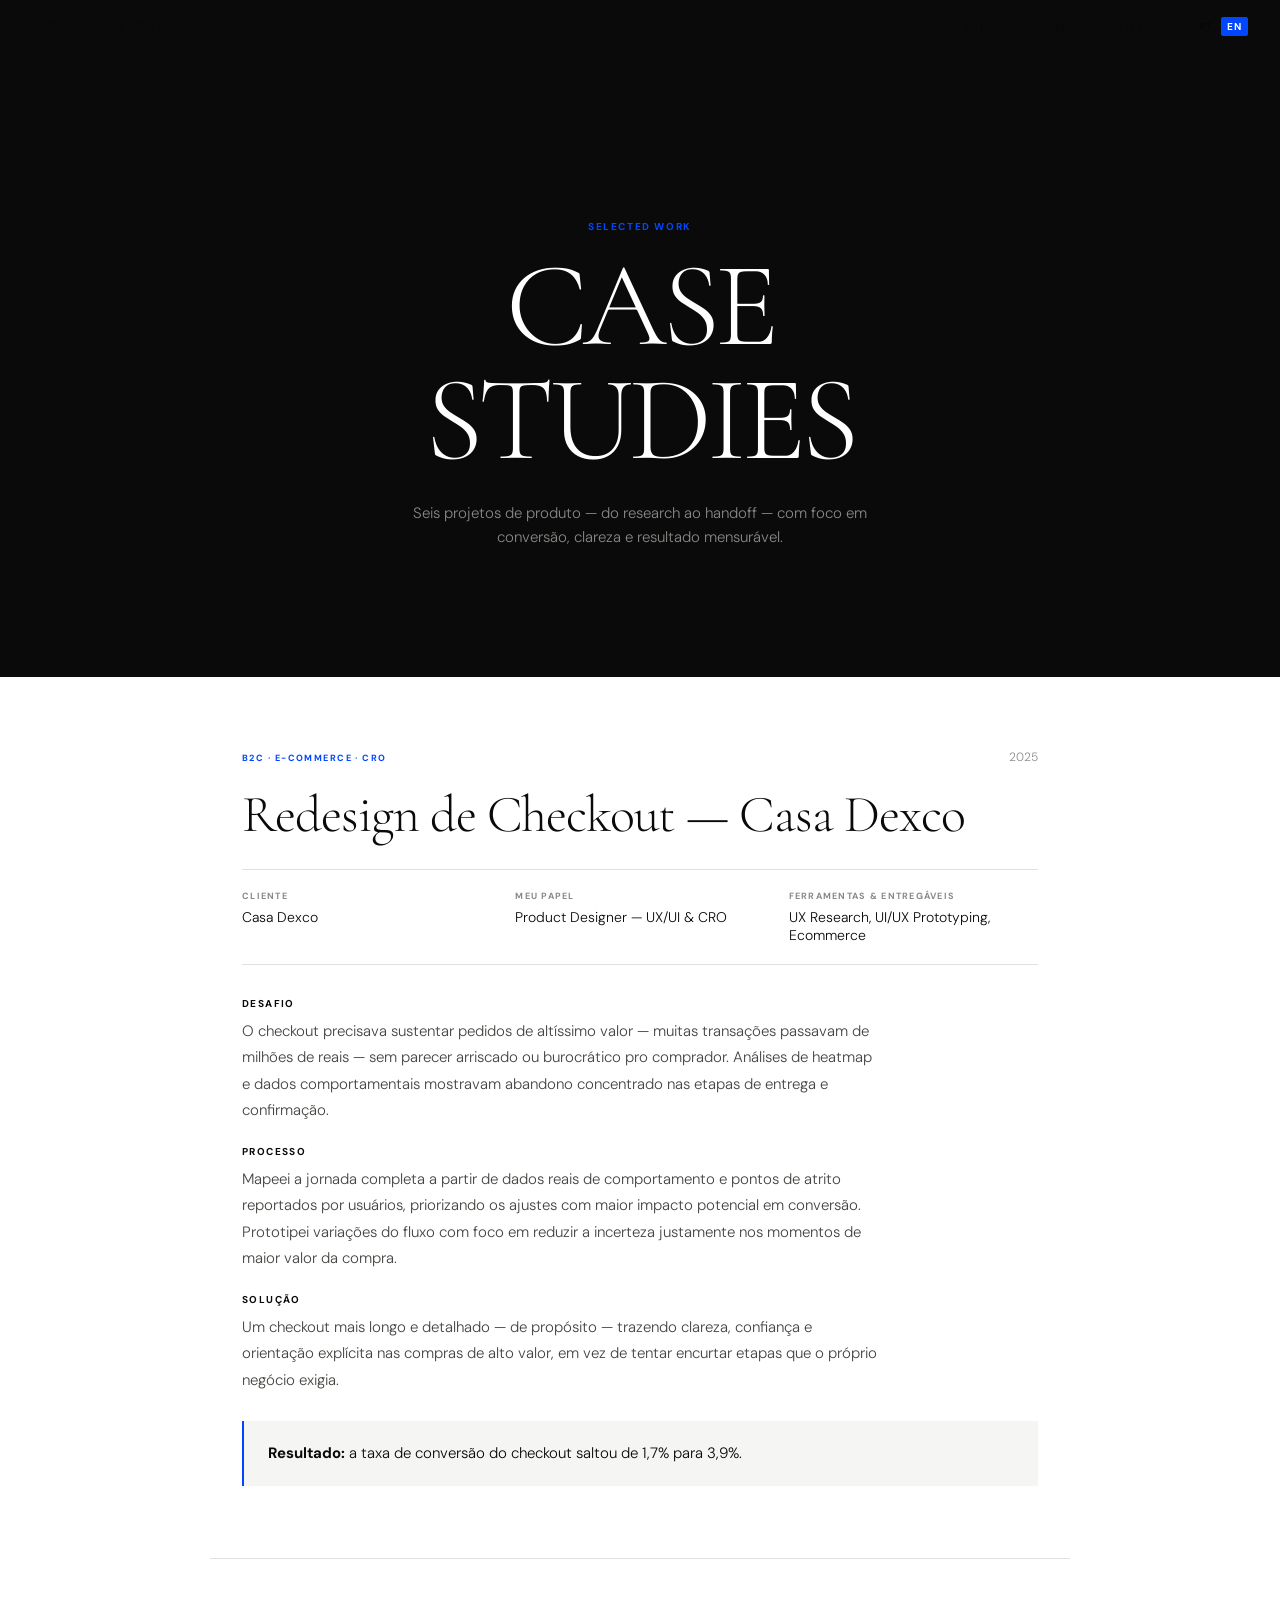
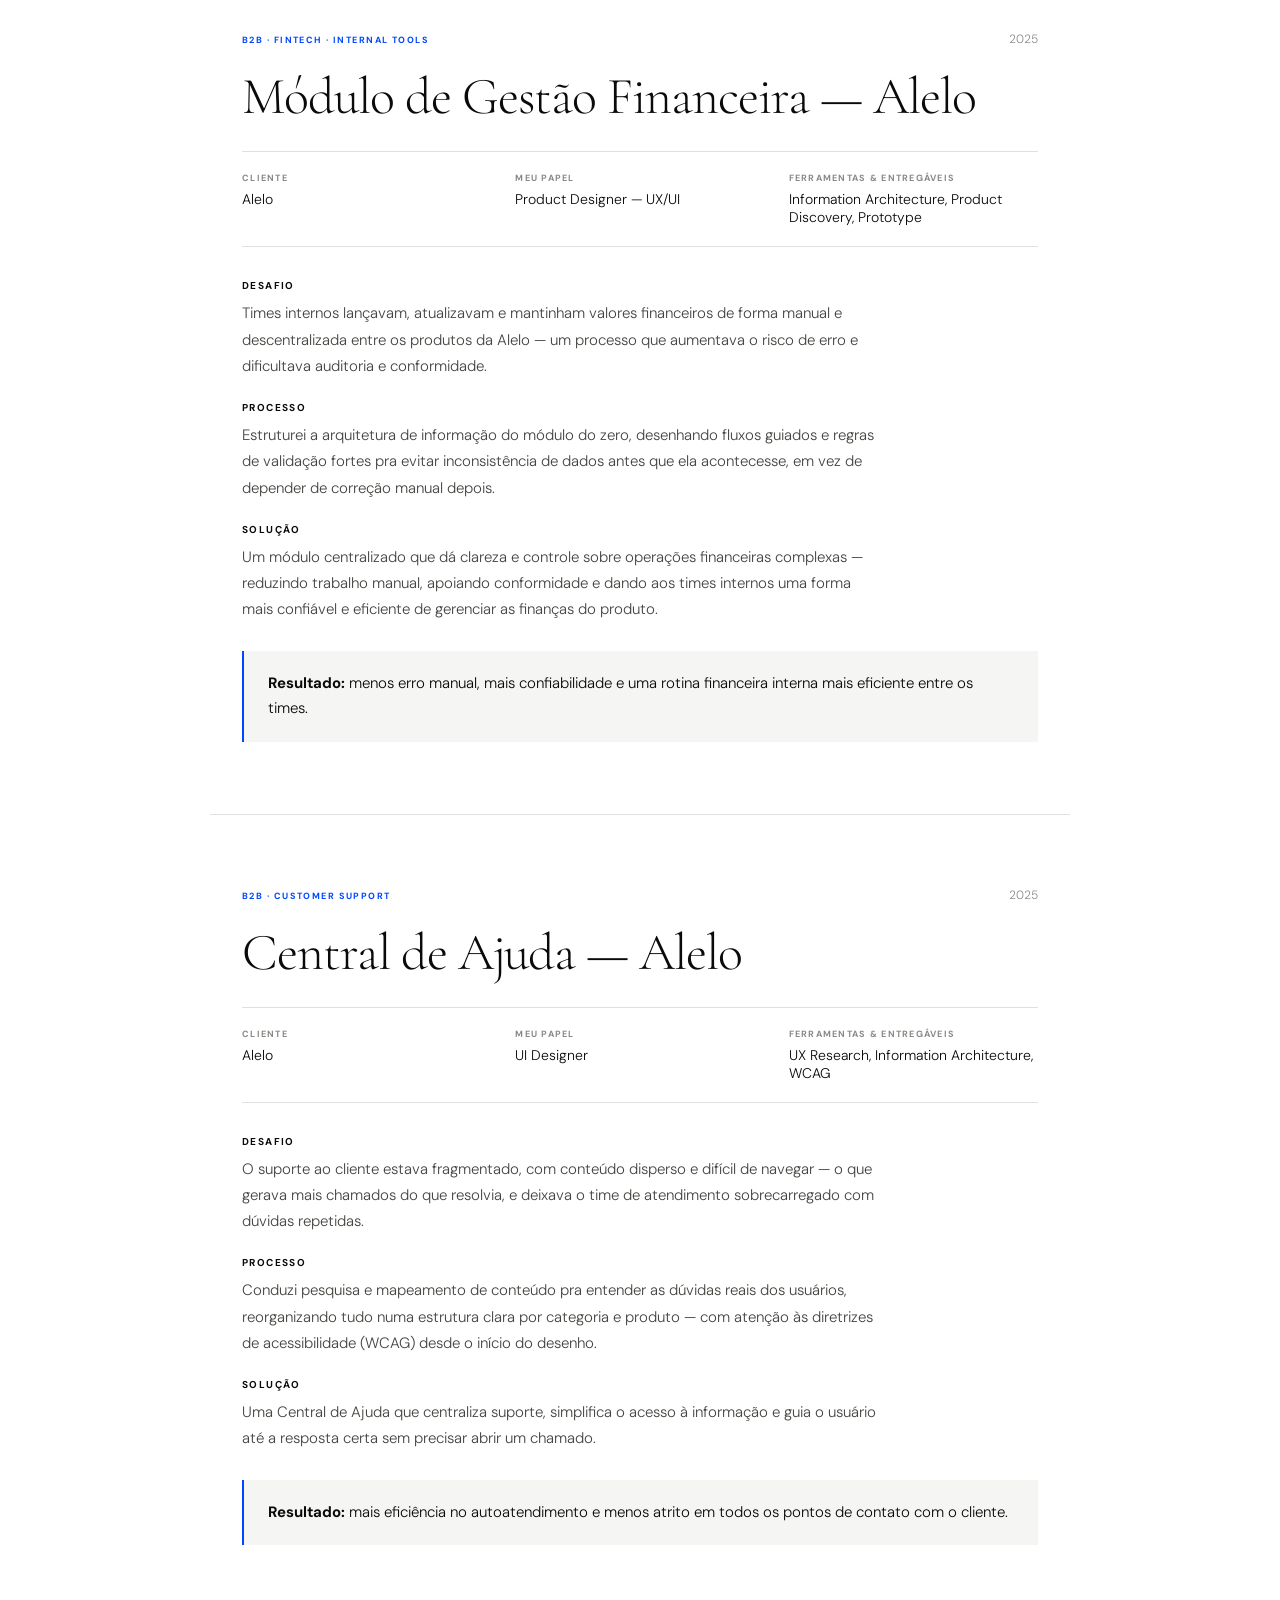
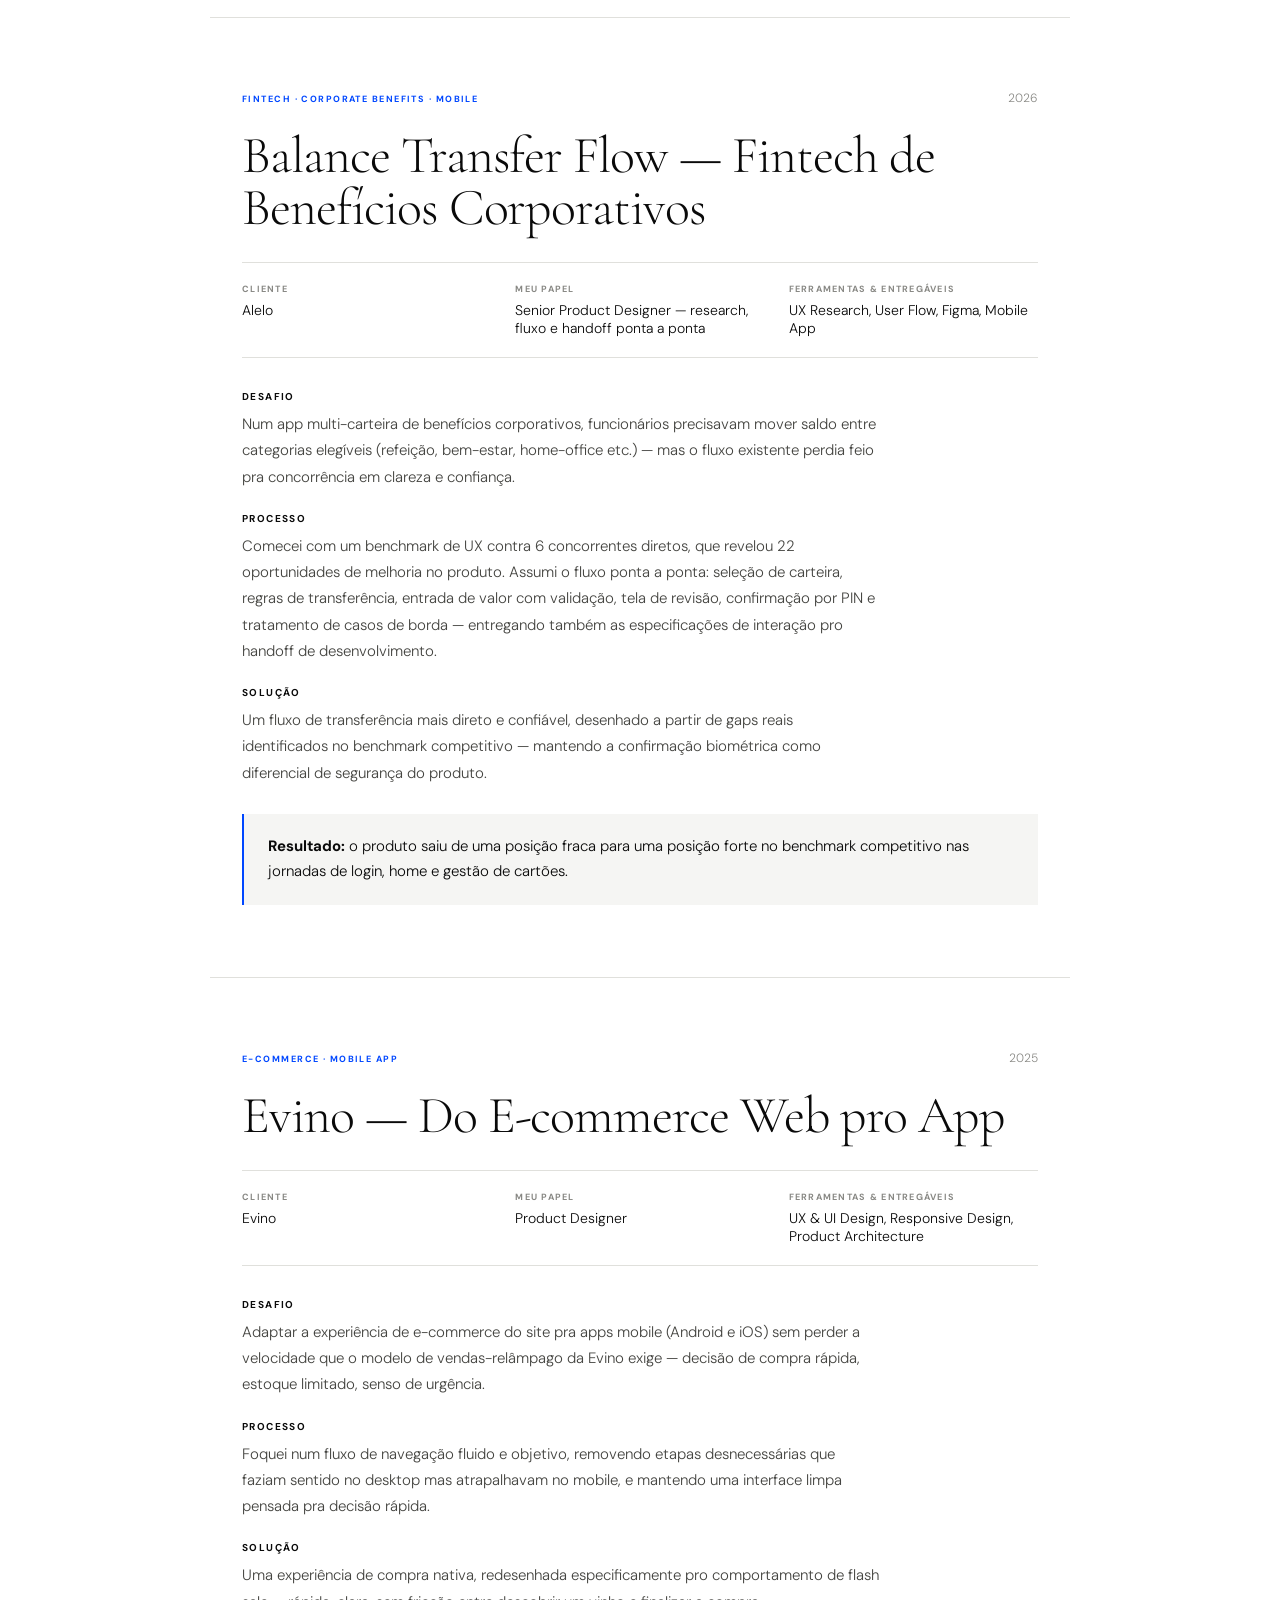
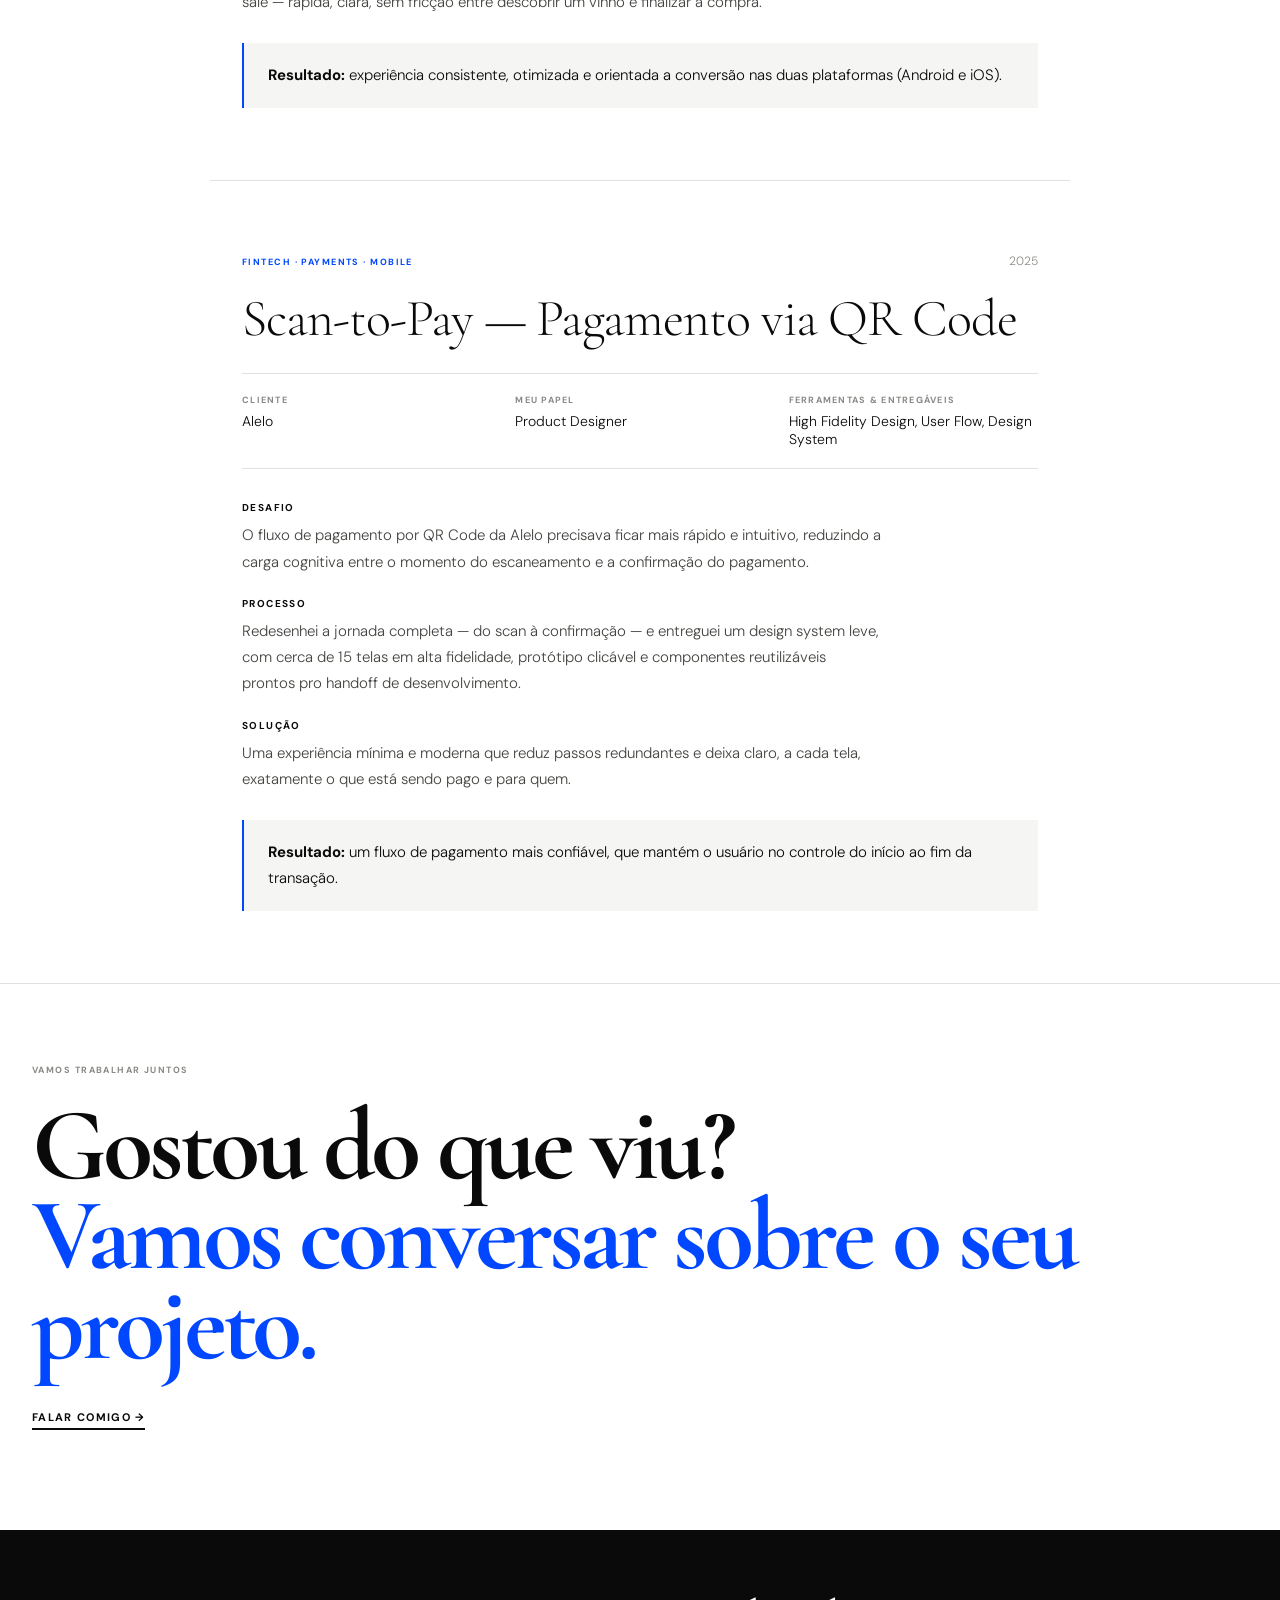
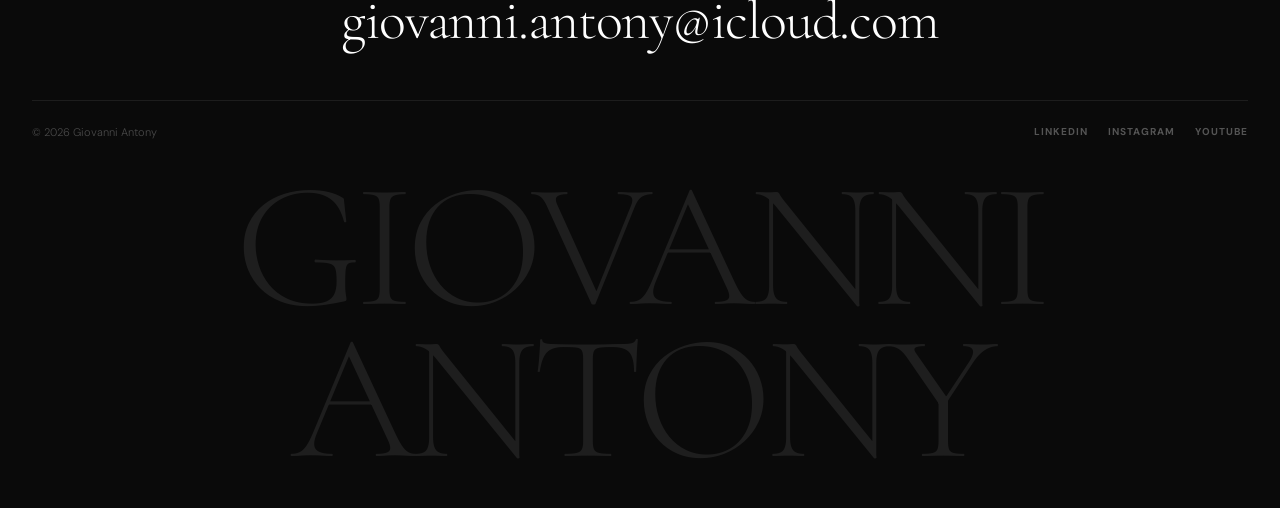
<file: work.html>
<!DOCTYPE html>
<html lang="pt">

<head>
  <meta charset="UTF-8" />
  <meta name="viewport" content="width=device-width, initial-scale=1.0" />
  <title>Work — Giovanni Antony</title>
  <link rel="stylesheet" href="styles.css" />
  <link rel="preconnect" href="https://fonts.googleapis.com" />
  <link rel="preconnect" href="https://fonts.gstatic.com" crossorigin />
  <link
    href="https://fonts.googleapis.com/css2?family=Cormorant+Garamond:ital,wght@0,300;0,400;0,500;0,600;1,300;1,400;1,500&family=DM+Sans:ital,opsz,wght@0,9..40,300;0,9..40,400;0,9..40,500;0,9..40,700;1,9..40,300&display=swap"
    rel="stylesheet" />
</head>

<body>

  <nav class="on-light">
    <a href="index.html" class="nav-logo">Giovanni Antony</a>
    <ul class="nav-links">
      <li><a href="work.html" class="active" data-pt="Work" data-en="Work">Work</a></li>
      <li><a href="store.html" data-pt="Store" data-en="Store">Store</a></li>
      <li><a href="about.html" data-pt="Sobre" data-en="About">Sobre</a></li>
      <li><a href="contact.html" data-pt="Contato" data-en="Contact">Contato</a></li>
      <li class="nav-lang">
        <button class="lang-btn" data-lang="pt">PT</button>
        <button class="lang-btn active" data-lang="en">EN</button>
      </li>
    </ul>
    <button class="nav-menu-btn" aria-label="Menu"><span></span><span></span><span></span></button>
  </nav>
  <div class="mobile-menu">
    <a href="work.html">Work</a><a href="store.html">Store</a>
    <a href="about.html">Sobre</a><a href="contact.html">Contato</a>
  </div>

  <header class="page-hero" data-theme="dark">
    <p class="page-hero-label">SELECTED WORK</p>
    <h1 class="page-hero-title">CASE<br>STUDIES</h1>
    <p class="page-hero-sub">Seis projetos de produto — do research ao handoff — com foco em conversão, clareza e
      resultado mensurável.</p>
  </header>

  <main>

    <!-- 01 — CHECKOUT -->
    <section class="case-block reveal" id="checkout">
      <div class="case-top">
        <span class="case-label">B2C · E-commerce · CRO</span>
        <span class="case-year">2025</span>
      </div>
      <h2 class="case-title">Redesign de Checkout — Casa Dexco</h2>

      <div class="case-meta">
        <div>
          <div class="case-meta-label">Cliente</div>
          <div class="case-meta-value">Casa Dexco</div>
        </div>
        <div>
          <div class="case-meta-label">Meu papel</div>
          <div class="case-meta-value">Product Designer — UX/UI & CRO</div>
        </div>
        <div>
          <div class="case-meta-label">Ferramentas & entregáveis</div>
          <div class="case-meta-value">UX Research, UI/UX Prototyping, Ecommerce</div>
        </div>
      </div>

      <div class="case-section">
        <h3>Desafio</h3>
        <p>O checkout precisava sustentar pedidos de altíssimo valor — muitas transações passavam de milhões de reais —
          sem parecer arriscado ou burocrático pro comprador. Análises de heatmap e dados comportamentais mostravam
          abandono concentrado nas etapas de entrega e confirmação.</p>
      </div>
      <div class="case-section">
        <h3>Processo</h3>
        <p>Mapeei a jornada completa a partir de dados reais de comportamento e pontos de atrito reportados por
          usuários, priorizando os ajustes com maior impacto potencial em conversão. Prototipei variações do fluxo com
          foco em reduzir a incerteza justamente nos momentos de maior valor da compra.</p>
      </div>
      <div class="case-section">
        <h3>Solução</h3>
        <p>Um checkout mais longo e detalhado — de propósito — trazendo clareza, confiança e orientação explícita nas
          compras de alto valor, em vez de tentar encurtar etapas que o próprio negócio exigia.</p>
      </div>

      <div class="case-result">
        <p><strong>Resultado:</strong> a taxa de conversão do checkout saltou de 1,7% para 3,9%.</p>
      </div>
    </section>


    <!-- 02 — FINANCEIRO -->
    <section class="case-block reveal" id="financeiro">
      <div class="case-top">
        <span class="case-label">B2B · Fintech · Internal Tools</span>
        <span class="case-year">2025</span>
      </div>
      <h2 class="case-title">Módulo de Gestão Financeira — Alelo</h2>

      <div class="case-meta">
        <div>
          <div class="case-meta-label">Cliente</div>
          <div class="case-meta-value">Alelo</div>
        </div>
        <div>
          <div class="case-meta-label">Meu papel</div>
          <div class="case-meta-value">Product Designer — UX/UI</div>
        </div>
        <div>
          <div class="case-meta-label">Ferramentas & entregáveis</div>
          <div class="case-meta-value">Information Architecture, Product Discovery, Prototype</div>
        </div>
      </div>

      <div class="case-section">
        <h3>Desafio</h3>
        <p>Times internos lançavam, atualizavam e mantinham valores financeiros de forma manual e descentralizada entre
          os produtos da Alelo — um processo que aumentava o risco de erro e dificultava auditoria e conformidade.</p>
      </div>
      <div class="case-section">
        <h3>Processo</h3>
        <p>Estruturei a arquitetura de informação do módulo do zero, desenhando fluxos guiados e regras de validação
          fortes pra evitar inconsistência de dados antes que ela acontecesse, em vez de depender de correção manual
          depois.</p>
      </div>
      <div class="case-section">
        <h3>Solução</h3>
        <p>Um módulo centralizado que dá clareza e controle sobre operações financeiras complexas — reduzindo trabalho
          manual, apoiando conformidade e dando aos times internos uma forma mais confiável e eficiente de gerenciar as
          finanças do produto.</p>
      </div>

      <div class="case-result">
        <p><strong>Resultado:</strong> menos erro manual, mais confiabilidade e uma rotina financeira interna mais
          eficiente entre os times.</p>
      </div>
    </section>

    <!-- 03 — CENTRAL DE AJUDA -->
    <section class="case-block reveal" id="central-ajuda">
      <div class="case-top">
        <span class="case-label">B2B · Customer Support</span>
        <span class="case-year">2025</span>
      </div>
      <h2 class="case-title">Central de Ajuda — Alelo</h2>

      <div class="case-meta">
        <div>
          <div class="case-meta-label">Cliente</div>
          <div class="case-meta-value">Alelo</div>
        </div>
        <div>
          <div class="case-meta-label">Meu papel</div>
          <div class="case-meta-value">UI Designer</div>
        </div>
        <div>
          <div class="case-meta-label">Ferramentas & entregáveis</div>
          <div class="case-meta-value">UX Research, Information Architecture, WCAG</div>
        </div>
      </div>

      <div class="case-section">
        <h3>Desafio</h3>
        <p>O suporte ao cliente estava fragmentado, com conteúdo disperso e difícil de navegar — o que gerava mais
          chamados do que resolvia, e deixava o time de atendimento sobrecarregado com dúvidas repetidas.</p>
      </div>
      <div class="case-section">
        <h3>Processo</h3>
        <p>Conduzi pesquisa e mapeamento de conteúdo pra entender as dúvidas reais dos usuários, reorganizando tudo numa
          estrutura clara por categoria e produto — com atenção às diretrizes de acessibilidade (WCAG) desde o início do
          desenho.</p>
      </div>
      <div class="case-section">
        <h3>Solução</h3>
        <p>Uma Central de Ajuda que centraliza suporte, simplifica o acesso à informação e guia o usuário até a resposta
          certa sem precisar abrir um chamado.</p>
      </div>

      <div class="case-result">
        <p><strong>Resultado:</strong> mais eficiência no autoatendimento e menos atrito em todos os pontos de contato
          com o cliente.</p>
      </div>
    </section>

    <!-- 04 — BALANCE TRANSFER -->
    <section class="case-block reveal" id="balance-transfer">
      <div class="case-top">
        <span class="case-label">Fintech · Corporate Benefits · Mobile</span>
        <span class="case-year">2026</span>
      </div>
      <h2 class="case-title">Balance Transfer Flow — Fintech de Benefícios Corporativos</h2>

      <div class="case-meta">
        <div>
          <div class="case-meta-label">Cliente</div>
          <div class="case-meta-value">Alelo</div>
        </div>
        <div>
          <div class="case-meta-label">Meu papel</div>
          <div class="case-meta-value">Senior Product Designer — research, fluxo e handoff ponta a ponta</div>
        </div>
        <div>
          <div class="case-meta-label">Ferramentas & entregáveis</div>
          <div class="case-meta-value">UX Research, User Flow, Figma, Mobile App</div>
        </div>
      </div>

      <div class="case-section">
        <h3>Desafio</h3>
        <p>Num app multi-carteira de benefícios corporativos, funcionários precisavam mover saldo entre categorias
          elegíveis (refeição, bem-estar, home-office etc.) — mas o fluxo existente perdia feio pra concorrência em
          clareza e confiança.</p>
      </div>
      <div class="case-section">
        <h3>Processo</h3>
        <p>Comecei com um benchmark de UX contra 6 concorrentes diretos, que revelou 22 oportunidades de melhoria no
          produto. Assumi o fluxo ponta a ponta: seleção de carteira, regras de transferência, entrada de valor com
          validação, tela de revisão, confirmação por PIN e tratamento de casos de borda — entregando também as
          especificações de interação pro handoff de desenvolvimento.</p>
      </div>
      <div class="case-section">
        <h3>Solução</h3>
        <p>Um fluxo de transferência mais direto e confiável, desenhado a partir de gaps reais identificados no
          benchmark competitivo — mantendo a confirmação biométrica como diferencial de segurança do produto.</p>
      </div>

      <div class="case-result">
        <p><strong>Resultado:</strong> o produto saiu de uma posição fraca para uma posição forte no benchmark
          competitivo nas jornadas de login, home e gestão de cartões.</p>
      </div>
    </section>

    <!-- 05 — EVINO -->
    <section class="case-block reveal" id="evino">
      <div class="case-top">
        <span class="case-label">E-commerce · Mobile App</span>
        <span class="case-year">2025</span>
      </div>
      <h2 class="case-title">Evino — Do E-commerce Web pro App</h2>

      <div class="case-meta">
        <div>
          <div class="case-meta-label">Cliente</div>
          <div class="case-meta-value">Evino</div>
        </div>
        <div>
          <div class="case-meta-label">Meu papel</div>
          <div class="case-meta-value">Product Designer</div>
        </div>
        <div>
          <div class="case-meta-label">Ferramentas & entregáveis</div>
          <div class="case-meta-value">UX & UI Design, Responsive Design, Product Architecture</div>
        </div>
      </div>

      <div class="case-section">
        <h3>Desafio</h3>
        <p>Adaptar a experiência de e-commerce do site pra apps mobile (Android e iOS) sem perder a velocidade que o
          modelo de vendas-relâmpago da Evino exige — decisão de compra rápida, estoque limitado, senso de urgência.</p>
      </div>
      <div class="case-section">
        <h3>Processo</h3>
        <p>Foquei num fluxo de navegação fluido e objetivo, removendo etapas desnecessárias que faziam sentido no
          desktop mas atrapalhavam no mobile, e mantendo uma interface limpa pensada pra decisão rápida.</p>
      </div>
      <div class="case-section">
        <h3>Solução</h3>
        <p>Uma experiência de compra nativa, redesenhada especificamente pro comportamento de flash sale — rápida,
          clara, sem fricção entre descobrir um vinho e finalizar a compra.</p>
      </div>

      <div class="case-result">
        <p><strong>Resultado:</strong> experiência consistente, otimizada e orientada a conversão nas duas plataformas
          (Android e iOS).</p>
      </div>

    </section>

    <!-- 06 — SCAN TO PAY -->
    <section class="case-block reveal" id="scan-to-pay">
      <div class="case-top">
        <span class="case-label">Fintech · Payments · Mobile</span>
        <span class="case-year">2025</span>
      </div>
      <h2 class="case-title">Scan-to-Pay — Pagamento via QR Code</h2>

      <div class="case-meta">
        <div>
          <div class="case-meta-label">Cliente</div>
          <div class="case-meta-value">Alelo</div>
        </div>
        <div>
          <div class="case-meta-label">Meu papel</div>
          <div class="case-meta-value">Product Designer</div>
        </div>
        <div>
          <div class="case-meta-label">Ferramentas & entregáveis</div>
          <div class="case-meta-value">High Fidelity Design, User Flow, Design System</div>
        </div>
      </div>

      <div class="case-section">
        <h3>Desafio</h3>
        <p>O fluxo de pagamento por QR Code da Alelo precisava ficar mais rápido e intuitivo, reduzindo a carga
          cognitiva entre o momento do escaneamento e a confirmação do pagamento.</p>
      </div>
      <div class="case-section">
        <h3>Processo</h3>
        <p>Redesenhei a jornada completa — do scan à confirmação — e entreguei um design system leve, com cerca de 15
          telas em alta fidelidade, protótipo clicável e componentes reutilizáveis prontos pro handoff de
          desenvolvimento.</p>
      </div>
      <div class="case-section">
        <h3>Solução</h3>
        <p>Uma experiência mínima e moderna que reduz passos redundantes e deixa claro, a cada tela, exatamente o que
          está sendo pago e para quem.</p>
      </div>

      <div class="case-result">
        <p><strong>Resultado:</strong> um fluxo de pagamento mais confiável, que mantém o usuário no controle do início
          ao fim da transação.</p>
      </div>
    </section>

  </main>

  <!-- CTA FINAL -->
  <section class="section-cta" data-theme="light">
    <p class="cta-label reveal" data-pt="Vamos trabalhar juntos" data-en="Let's work together">Vamos trabalhar juntos
    </p>
    <h2 class="cta-title reveal">Gostou do que viu?<br><em>Vamos conversar sobre o seu projeto.</em></h2>
    <div class="cta-bottom">
      <a href="contact.html" class="cta-btn reveal" data-pt="Falar comigo →" data-en="Get in touch →">Falar comigo →</a>
    </div>
  </section>

  <!-- FOOTER -->
  <footer data-theme="dark">
    <div class="footer-contact">
      <p class="footer-contact-title"><a href="mailto:giovanni.antony@icloud.com">giovanni.antony@icloud.com</a></p>
    </div>
    <div class="footer-bottom">
      <span class="footer-copy">© 2026 Giovanni Antony</span>
      <div class="footer-socials">
        <a href="https://linkedin.com/in/giovanni-antony" target="_blank">LinkedIn</a>
        <a href="https://www.instagram.com/thony_gio/" target="_blank">Instagram</a>
        <a href="https://www.youtube.com/@thony_gio" target="_blank">YouTube</a>
      </div>
    </div>
    <div class="footer-name-big">GIOVANNI ANTONY</div>
  </footer>

  <script>
    setTimeout(function () {
      document.querySelectorAll('.reveal:not(.visible)').forEach(function (el) {
        el.classList.add('visible');
      });
    }, 2500);
  </script>
  <script src="main.js"></script>
</body>

</html>
</file>
<file: styles.css>
@import url('https://fonts.googleapis.com/css2?family=Cormorant+Garamond:ital,wght@0,300;0,400;0,500;0,600;1,300;1,400;1,500&family=DM+Sans:ital,opsz,wght@0,9..40,300;0,9..40,400;0,9..40,500;0,9..40,700;1,9..40,300&display=swap');

:root {
  --white: #FFFFFF;
  --off: #F5F5F3;
  --gray: #888884;
  --black: #0A0A0A;
  --blue: #0047FF;
  --ff-display: 'Cormorant Garamond', Georgia, serif;
  --ff-body: 'DM Sans', sans-serif;
  --ease: cubic-bezier(0.16, 1, 0.3, 1);
}

*,
*::before,
*::after {
  box-sizing: border-box;
  margin: 0;
  padding: 0;
}

html {
  scroll-behavior: smooth;
}

body {
  background: var(--white);
  color: var(--black);
  font-family: var(--ff-body);
  font-weight: 300;
  overflow-x: hidden;
  -webkit-font-smoothing: antialiased;
}

img {
  display: block;
  max-width: 100%;
}

a {
  color: inherit;
  text-decoration: none;
}

button {
  background: none;
  border: none;
  cursor: pointer;
  font-family: inherit;
}

/* â”€â”€ NAV â”€â”€ */
nav {
  position: fixed;
  top: 0;
  left: 0;
  right: 0;
  z-index: 100;
  height: 52px;
  display: flex;
  align-items: center;
  justify-content: space-between;
  padding: 0 32px;
  transition: color 0.5s;
}

nav.on-light {
  color: var(--black);
}

nav.on-dark {
  color: var(--white);
}

nav.on-blue {
  color: var(--white);
}

.nav-logo {
  font-size: 12px;
  font-weight: 700;
  letter-spacing: 0.12em;
  text-transform: uppercase;
  transition: opacity 0.2s;
}

.nav-logo:hover {
  opacity: 0.5;
}

.nav-links {
  display: flex;
  align-items: center;
  gap: 28px;
  list-style: none;
}

.nav-links a {
  font-size: 10px;
  font-weight: 500;
  letter-spacing: 0.12em;
  text-transform: uppercase;
  opacity: 0.55;
  transition: opacity 0.2s;
}

.nav-links a:hover,
.nav-links a.active {
  opacity: 1;
}

.nav-lang {
  display: flex;
  gap: 2px;
  margin-left: 12px;
}

.lang-btn {
  font-size: 10px;
  font-weight: 700;
  letter-spacing: 0.1em;
  text-transform: uppercase;
  opacity: 0.35;
  padding: 3px 6px;
  border-radius: 2px;
  transition: all 0.2s;
}

.lang-btn.active {
  opacity: 1;
  background: var(--blue);
  color: var(--white) !important;
}

.nav-menu-btn {
  display: none;
  flex-direction: column;
  gap: 5px;
  padding: 8px;
}

.nav-menu-btn span {
  display: block;
  width: 20px;
  height: 1px;
  background: currentColor;
  transition: transform 0.3s var(--ease), opacity 0.3s;
}

.mobile-menu {
  display: none;
  position: fixed;
  inset: 0;
  background: var(--black);
  z-index: 99;
  flex-direction: column;
  align-items: flex-start;
  justify-content: flex-end;
  padding: 48px 32px;
  gap: 4px;
  opacity: 0;
  pointer-events: none;
  transition: opacity 0.4s var(--ease);
}

.mobile-menu.open {
  opacity: 1;
  pointer-events: all;
}

.mobile-menu a {
  font-family: var(--ff-display);
  font-size: clamp(40px, 10vw, 80px);
  color: var(--white);
  line-height: 1.05;
  opacity: 0.8;
  transition: color 0.2s;
}

.mobile-menu a:hover {
  color: var(--blue);
  opacity: 1;
}

/* â”€â”€ REVEAL â”€â”€ */
.reveal {
  opacity: 0;
  transform: translateY(20px);
  transition: opacity 0.7s var(--ease), transform 0.7s var(--ease);
}

.reveal.visible {
  opacity: 1;
  transform: none;
}

.reveal-d1 {
  transition-delay: 0.08s;
}

.reveal-d2 {
  transition-delay: 0.16s;
}

.reveal-d3 {
  transition-delay: 0.24s;
}

@media (prefers-reduced-motion: reduce) {
  .reveal {
    opacity: 1;
    transform: none;
    transition: none;
  }
}

/* â”€â”€ HERO â€” tipografia Ã© o design â”€â”€ */
.hero {
  padding-top: 52px;
  background: var(--white);
  position: relative;
  overflow: hidden;
}

.hero-top {
  padding: 40px 32px 0;
  display: flex;
  align-items: flex-start;
  justify-content: space-between;
  gap: 40px;
}

.hero-tagline {
  max-width: 260px;
}

.hero-tagline-label {
  font-size: 9px;
  font-weight: 700;
  letter-spacing: 0.16em;
  text-transform: uppercase;
  color: var(--gray);
  margin-bottom: 12px;
}

.hero-tagline-text {
  font-size: 16px;
  font-weight: 300;
  line-height: 1.5;
  color: var(--black);
  margin-bottom: 20px;
}

.hero-tagline-text em {
  font-style: normal;
  color: var(--blue);
}

.hero-cta {
  font-size: 11px;
  font-weight: 700;
  letter-spacing: 0.1em;
  text-transform: uppercase;
  color: var(--black);
  border-bottom: 1px solid var(--black);
  padding-bottom: 2px;
  display: inline-flex;
  align-items: center;
  gap: 6px;
  transition: color 0.2s, border-color 0.2s;
}

.hero-cta:hover {
  color: var(--blue);
  border-color: var(--blue);
}

.hero-photo-center {
  display: flex;
  flex-direction: column;
  align-items: center;
  gap: 10px;
}

.hero-photo-center img {
  width: 140px;
  height: 180px;
  object-fit: cover;
}

.hero-photo-label {
  text-align: center;
  font-size: 9px;
  font-weight: 700;
  letter-spacing: 0.12em;
  text-transform: uppercase;
  color: var(--gray);
}

.hero-year {
  font-size: 11px;
  font-weight: 700;
  letter-spacing: 0.1em;
  text-transform: uppercase;
  color: var(--blue);
  align-self: flex-start;
  padding-top: 4px;
}

.hero-name-wrap {
  padding: 0 28px;
  line-height: 0.82;
  overflow: hidden;
}

.hero-name {
  font-family: var(--ff-display);
  font-size: clamp(100px, 20vw, 240px);
  font-weight: 300;
  letter-spacing: -0.01em;
  color: var(--blue);
  white-space: nowrap;
  width: 100%;
  display: block;
  animation: slideUp 0.9s var(--ease) 0.1s both;
}

.hero-surname {
  font-family: var(--ff-display);
  font-size: clamp(100px, 20vw, 240px);
  font-weight: 300;
  letter-spacing: -0.01em;
  color: var(--black);
  white-space: nowrap;
  width: 100%;
  display: block;
  animation: slideUp 0.9s var(--ease) 0.25s both;
}

.hero-bottom-bar {
  display: flex;
  align-items: center;
  justify-content: space-between;
  padding: 20px 32px 48px;
  border-top: 1px solid #E0E0DC;
  margin-top: 12px;
}

.hero-role {
  font-size: 10px;
  font-weight: 700;
  letter-spacing: 0.14em;
  text-transform: uppercase;
  color: var(--gray);
}

.hero-blue-diamond {
  width: 12px;
  height: 12px;
  background: var(--blue);
  transform: rotate(45deg);
}

.hero-scroll-hint {
  font-size: 10px;
  font-weight: 700;
  letter-spacing: 0.12em;
  text-transform: uppercase;
  color: var(--gray);
  display: flex;
  align-items: center;
  gap: 8px;
}

.hero-scroll-hint::after {
  content: '';
  display: block;
  width: 40px;
  height: 1px;
  background: var(--gray);
}

/* â”€â”€ ABOUT STRIP â”€â”€ */
.about-strip {
  padding: 80px 32px;
  background: var(--white);
}

.about-strip-cols {
  display: grid;
  grid-template-columns: 1fr 1fr;
  gap: 48px;
  margin-bottom: 64px;
  align-items: start;
}

.about-strip-photo {
  width: 100%;
  aspect-ratio: 3/4;
  object-fit: cover;
}

.about-strip-right {
  display: flex;
  flex-direction: column;
  gap: 24px;
}

.about-strip-photo-sm {
  width: 100%;
  aspect-ratio: 4/3;
  object-fit: cover;
}

.about-strip-text-sm {
  font-size: 13px;
  line-height: 1.7;
  color: var(--gray);
  max-width: 340px;
}

.about-strip-meet {
  margin-top: 16px;
}

.about-strip-meet-label {
  font-size: 9px;
  font-weight: 700;
  letter-spacing: 0.16em;
  text-transform: uppercase;
  color: var(--gray);
  margin-bottom: 12px;
}

.about-strip-meet-title {
  font-family: var(--ff-display);
  font-size: clamp(40px, 6vw, 80px);
  line-height: 0.92;
  letter-spacing: -0.03em;
}

.about-strip-meet-title em {
  font-style: normal;
  color: var(--blue);
}

.about-strip-meet-body {
  display: grid;
  grid-template-columns: 1fr auto;
  gap: 40px;
  align-items: end;
  margin-top: 24px;
}

.about-strip-meet-text {
  font-size: 15px;
  line-height: 1.7;
  color: var(--gray);
  max-width: 400px;
}

.about-strip-meet-year {
  font-size: 28px;
  font-weight: 700;
  color: var(--blue);
  letter-spacing: -0.02em;
}

/* â”€â”€ WORK SECTION â€” fundo azul â”€â”€ */
.section-work {
  background: var(--blue);
  padding: 64px 32px;
}

.section-work-header {
  display: flex;
  align-items: flex-start;
  justify-content: space-between;
  margin-bottom: 48px;
}

.section-work-label {
  font-size: 9px;
  font-weight: 700;
  letter-spacing: 0.16em;
  text-transform: uppercase;
  color: rgba(255, 255, 255, 0.5);
}

.section-work-title {
  font-family: var(--ff-display);
  font-size: clamp(32px, 5vw, 64px);
  line-height: 0.9;
  letter-spacing: -0.03em;
  color: var(--white);
  text-align: right;
  max-width: 500px;
}

.work-items-list {
  list-style: none;
  border-top: 1px solid rgba(255, 255, 255, 0.15);
}

.work-item {
  border-bottom: 1px solid rgba(255, 255, 255, 0.15);
  display: grid;
  grid-template-columns: 40px 1fr auto auto;
  align-items: center;
  gap: 32px;
  padding: 24px 0;
  cursor: pointer;
  transition: background 0.2s;
  position: relative;
}

.work-item:hover {
  background: rgba(255, 255, 255, 0.06);
  padding-left: 12px;
  padding-right: 12px;
  margin: 0 -12px;
}

.work-num {
  font-size: 10px;
  font-weight: 700;
  color: rgba(255, 255, 255, 0.3);
  letter-spacing: 0.08em;
}

.work-title {
  font-family: var(--ff-display);
  font-size: clamp(22px, 3.5vw, 48px);
  color: var(--white);
  line-height: 1;
  letter-spacing: -0.02em;
  transition: color 0.2s;
}

.work-item:hover .work-title {
  color: var(--black);
}

.work-cat {
  font-size: 9px;
  font-weight: 700;
  letter-spacing: 0.12em;
  text-transform: uppercase;
  color: rgba(255, 255, 255, 0.5);
  background: rgba(255, 255, 255, 0.1);
  padding: 5px 10px;
}

.work-year {
  font-size: 11px;
  color: rgba(255, 255, 255, 0.35);
  min-width: 36px;
  text-align: right;
}

/* â”€â”€ FEATURED IMAGE â”€â”€ */
.featured-img {
  position: relative;
  overflow: hidden;
  height: 70vh;
}

.featured-img img {
  width: 100%;
  height: 100%;
  object-fit: cover;
}

.featured-img-label {
  position: absolute;
  bottom: 24px;
  right: 32px;
  font-size: 9px;
  font-weight: 700;
  letter-spacing: 0.14em;
  text-transform: uppercase;
  color: rgba(255, 255, 255, 0.7);
}

.featured-img-date {
  position: absolute;
  top: 24px;
  left: 32px;
  font-size: 9px;
  font-weight: 700;
  letter-spacing: 0.14em;
  text-transform: uppercase;
  color: rgba(255, 255, 255, 0.5);
}

/* â”€â”€ STORE SECTION â”€â”€ */
.section-store {
  background: var(--white);
  padding: 80px 32px;
}

.store-header {
  display: grid;
  grid-template-columns: auto 1fr;
  gap: 80px;
  align-items: start;
  margin-bottom: 64px;
}

.store-header-label {
  font-size: 9px;
  font-weight: 700;
  letter-spacing: 0.16em;
  text-transform: uppercase;
  color: var(--gray);
  padding-top: 8px;
}

.store-header-title {
  font-family: var(--ff-display);
  font-size: clamp(40px, 6vw, 80px);
  line-height: 0.9;
  letter-spacing: -0.03em;
}

.store-header-title em {
  font-style: normal;
  color: var(--blue);
}

.store-items {
  display: flex;
  flex-direction: column;
  gap: 0;
}

.store-item {
  display: grid;
  grid-template-columns: 120px 1fr auto;
  align-items: center;
  gap: 40px;
  padding: 32px 0;
  border-top: 1px solid #E0E0DC;
  cursor: pointer;
}

.store-item:last-child {
  border-bottom: 1px solid #E0E0DC;
}

.store-item-img {
  width: 120px;
  height: 90px;
  object-fit: cover;
}

.store-item-title {
  font-family: var(--ff-display);
  font-size: clamp(24px, 3vw, 40px);
  line-height: 0.95;
  letter-spacing: -0.02em;
  transition: color 0.2s;
}

.store-item:hover .store-item-title {
  color: var(--blue);
}

.store-item-dims {
  font-size: 12px;
  color: var(--gray);
  margin-top: 6px;
}

.store-item-right {
  text-align: right;
}

.store-item-price {
  font-size: 20px;
  font-weight: 700;
  margin-bottom: 12px;
}

.store-item-btn {
  display: inline-flex;
  align-items: center;
  gap: 6px;
  background: var(--blue);
  color: var(--white);
  padding: 9px 16px;
  font-size: 10px;
  font-weight: 700;
  letter-spacing: 0.1em;
  text-transform: uppercase;
  transition: background 0.2s, transform 0.2s var(--ease);
}

.store-item-btn:hover {
  background: #0033CC;
  transform: translateY(-1px);
}

/* â”€â”€ CTA FINAL â”€â”€ */
.section-cta {
  background: var(--white);
  padding: 80px 32px 100px;
  border-top: 1px solid #E0E0DC;
}

.cta-label {
  font-size: 9px;
  font-weight: 700;
  letter-spacing: 0.16em;
  text-transform: uppercase;
  color: var(--gray);
  margin-bottom: 24px;
}

.cta-title {
  font-family: var(--ff-display);
  font-size: clamp(40px, 8vw, 110px);
  line-height: 0.88;
  letter-spacing: -0.04em;
  margin-bottom: 40px;
}

.cta-title em {
  font-style: normal;
  color: var(--blue);
}

.cta-bottom {
  display: flex;
  align-items: flex-end;
  justify-content: space-between;
  gap: 40px;
}

.cta-text {
  font-size: 15px;
  line-height: 1.7;
  color: var(--gray);
  max-width: 360px;
}

.cta-btn {
  font-size: 11px;
  font-weight: 700;
  letter-spacing: 0.12em;
  text-transform: uppercase;
  border-bottom: 2px solid var(--black);
  padding-bottom: 4px;
  white-space: nowrap;
  display: inline-flex;
  align-items: center;
  gap: 8px;
  transition: color 0.2s, border-color 0.2s;
}

.cta-btn:hover {
  color: var(--blue);
  border-color: var(--blue);
}

/* â”€â”€ FOOTER â”€â”€ */
footer {
  background: var(--black);
  color: var(--white);
  padding: 60px 32px 32px;
}

.footer-contact {
  text-align: center;
  margin-bottom: 48px;
}

.footer-contact-title {
  font-family: var(--ff-display);
  font-size: clamp(28px, 5vw, 56px);
  letter-spacing: -0.02em;
  color: var(--white);
  line-height: 1.1;
  margin-bottom: 4px;
}

.footer-contact-title a:hover {
  color: var(--blue);
}

.footer-name-big {
  font-family: var(--ff-display);
  font-size: clamp(60px, 14vw, 180px);
  letter-spacing: -0.04em;
  color: var(--white);
  line-height: 0.85;
  text-align: center;
  opacity: 0.08;
  user-select: none;
  margin-top: 32px;
}

.footer-bottom {
  display: flex;
  align-items: center;
  justify-content: space-between;
  border-top: 1px solid rgba(255, 255, 255, 0.08);
  padding-top: 24px;
  margin-top: 24px;
}

.footer-copy {
  font-size: 11px;
  opacity: 0.25;
}

.footer-socials {
  display: flex;
  gap: 20px;
}

.footer-socials a {
  font-size: 10px;
  font-weight: 700;
  letter-spacing: 0.1em;
  text-transform: uppercase;
  opacity: 0.3;
  transition: opacity 0.2s, color 0.2s;
}

.footer-socials a:hover {
  opacity: 1;
  color: var(--blue);
}

/* â”€â”€ WORK PAGE â”€â”€ */
.page-hero {
  padding: 52px 32px 0;
  background: var(--black);
  color: var(--white);
  min-height: 50vh;
  display: flex;
  flex-direction: column;
  justify-content: flex-end;
}

.page-hero-label {
  font-size: 9px;
  font-weight: 700;
  letter-spacing: 0.16em;
  text-transform: uppercase;
  color: rgba(255, 255, 255, 0.3);
  margin-bottom: 16px;
  margin-top: 80px;
}

.page-hero-title {
  font-family: var(--ff-display);
  font-size: clamp(80px, 16vw, 200px);
  letter-spacing: -0.04em;
  line-height: 0.82;
  color: var(--white);
}

.page-hero-sub {
  font-size: 14px;
  color: rgba(255, 255, 255, 0.4);
  margin-top: 24px;
  padding-bottom: 48px;
  max-width: 400px;
  line-height: 1.6;
}

.filter-bar {
  display: flex;
  gap: 8px;
  padding: 24px 32px;
  border-bottom: 1px solid #E0E0DC;
  background: var(--white);
  flex-wrap: wrap;
}

.filter-tag {
  font-size: 9px;
  font-weight: 700;
  letter-spacing: 0.12em;
  text-transform: uppercase;
  padding: 7px 14px;
  border: 1px solid #E0E0DC;
  cursor: pointer;
  transition: all 0.15s;
  color: var(--gray);
}

.filter-tag:hover {
  border-color: var(--blue);
  color: var(--blue);
}

.filter-tag.active {
  background: var(--blue);
  color: var(--white);
  border-color: var(--blue);
}

.projects-list {
  padding: 0 32px 120px;
}

.project-item {
  display: grid;
  grid-template-columns: 200px 1fr auto;
  gap: 48px;
  align-items: center;
  padding: 40px 0;
  border-bottom: 1px solid #E0E0DC;
  cursor: pointer;
}

.project-item:first-child {
  border-top: 1px solid #E0E0DC;
}

.project-item-img {
  width: 200px;
  height: 130px;
  object-fit: cover;
}

.project-item:hover .project-item-img {
  opacity: 0.8;
}

.project-item-tag {
  font-size: 9px;
  font-weight: 700;
  letter-spacing: 0.12em;
  text-transform: uppercase;
  color: var(--blue);
  margin-bottom: 10px;
}

.project-item-title {
  font-family: var(--ff-display);
  font-size: clamp(28px, 4vw, 52px);
  letter-spacing: -0.02em;
  line-height: 0.95;
  transition: color 0.2s;
}

.project-item:hover .project-item-title {
  color: var(--blue);
}

.project-item-year {
  font-size: 12px;
  color: var(--gray);
}

.project-item-arrow {
  font-size: 24px;
  color: var(--blue);
  opacity: 0;
  transition: opacity 0.2s, transform 0.2s;
}

.project-item:hover .project-item-arrow {
  opacity: 1;
  transform: translate(4px, -4px);
}

/* â”€â”€ PROJECT DETAIL â”€â”€ */
.project-hero {
  height: 80vh;
  position: relative;
  overflow: hidden;
  margin-top: 52px;
  background: var(--black);
}

.project-hero img {
  width: 100%;
  height: 100%;
  object-fit: cover;
  opacity: 0.55;
}

.project-hero-overlay {
  position: absolute;
  inset: 0;
  background: linear-gradient(to top, rgba(10, 10, 10, 0.85) 0%, transparent 55%);
  display: flex;
  align-items: flex-end;
  padding: 48px 32px;
}

.project-hero-cat {
  font-size: 9px;
  font-weight: 700;
  letter-spacing: 0.16em;
  text-transform: uppercase;
  color: var(--blue);
  margin-bottom: 12px;
}

.project-hero-title {
  font-family: var(--ff-display);
  color: var(--white);
  font-size: clamp(48px, 8vw, 110px);
  letter-spacing: -0.03em;
  line-height: 0.9;
}

.project-meta {
  display: grid;
  grid-template-columns: repeat(4, 1fr);
  gap: 1px;
  background: #E0E0DC;
  border-bottom: 1px solid #E0E0DC;
}

.project-meta-item {
  background: var(--white);
  padding: 24px 32px;
}

.project-meta-label {
  font-size: 9px;
  font-weight: 700;
  letter-spacing: 0.14em;
  text-transform: uppercase;
  color: var(--gray);
  margin-bottom: 8px;
}

.project-meta-value {
  font-size: 16px;
  font-weight: 500;
}

.project-body {
  max-width: 720px;
  margin: 0 auto;
  padding: 80px 32px;
}

.project-body h2 {
  font-family: var(--ff-display);
  font-size: clamp(32px, 4vw, 52px);
  letter-spacing: -0.02em;
  margin: 56px 0 18px;
  line-height: 0.95;
}

.project-body p {
  font-size: 16px;
  line-height: 1.8;
  color: #444440;
  margin-bottom: 22px;
}

.project-img-full {
  width: 100%;
}

.project-img-full img {
  width: 100%;
  aspect-ratio: 16/9;
  object-fit: cover;
}

.project-img-2col {
  display: grid;
  grid-template-columns: 1fr 1fr;
  gap: 2px;
}

.project-img-2col img {
  width: 100%;
  aspect-ratio: 4/5;
  object-fit: cover;
}

.results {
  display: grid;
  grid-template-columns: repeat(3, 1fr);
  gap: 1px;
  background: var(--blue);
  margin: 80px 0 0;
}

.result-item {
  background: var(--black);
  padding: 48px 32px;
  text-align: center;
}

.result-num {
  font-family: var(--ff-display);
  font-size: clamp(52px, 6vw, 80px);
  letter-spacing: -0.03em;
  color: var(--blue);
  line-height: 1;
  margin-bottom: 10px;
}

.result-label {
  font-size: 12px;
  color: rgba(255, 255, 255, 0.4);
  line-height: 1.4;
}

.project-nav {
  display: flex;
  justify-content: space-between;
  padding: 48px 32px;
  border-top: 1px solid #E0E0DC;
}

.project-nav a {
  font-size: 10px;
  font-weight: 700;
  letter-spacing: 0.12em;
  text-transform: uppercase;
  opacity: 0.35;
  transition: opacity 0.2s, color 0.2s;
}

.project-nav a:hover {
  opacity: 1;
  color: var(--blue);
}

/* â”€â”€ STORE PAGE â”€â”€ */
.store-page-grid {
  display: grid;
  grid-template-columns: repeat(3, 1fr);
  gap: 1px;
  background: #E0E0DC;
  padding: 1px;
}

.artwork-card {
  background: var(--white);
  overflow: hidden;
  cursor: pointer;
}

.artwork-card:first-child {
  grid-column: span 2;
}

.artwork-card-img {
  position: relative;
  overflow: hidden;
}

.artwork-card-img img {
  width: 100%;
  aspect-ratio: 3/4;
  object-fit: cover;
  transition: transform 0.7s var(--ease);
}

.artwork-card:first-child .artwork-card-img img {
  aspect-ratio: 16/9;
}

.artwork-card:hover .artwork-card-img img {
  transform: scale(1.03);
}

.artwork-status {
  position: absolute;
  top: 16px;
  left: 16px;
  background: var(--blue);
  color: var(--white);
  font-size: 9px;
  font-weight: 700;
  letter-spacing: 0.12em;
  text-transform: uppercase;
  padding: 4px 10px;
}

.artwork-status.sold {
  background: var(--gray);
}

.artwork-info {
  padding: 18px 24px 24px;
  border-top: 2px solid #E0E0DC;
}

.artwork-title {
  font-family: var(--ff-display);
  font-size: clamp(18px, 2vw, 26px);
  letter-spacing: -0.01em;
  margin-bottom: 3px;
}

.artwork-dims {
  font-size: 11px;
  color: var(--gray);
  margin-bottom: 14px;
}

.artwork-price-row {
  display: flex;
  align-items: center;
  justify-content: space-between;
}

.artwork-price {
  font-size: 18px;
  font-weight: 700;
}

.btn-buy {
  background: var(--blue);
  color: var(--white);
  padding: 8px 16px;
  font-size: 10px;
  font-weight: 700;
  letter-spacing: 0.1em;
  text-transform: uppercase;
  transition: background 0.2s;
}

.btn-buy:hover {
  background: #0033CC;
}

/* â”€â”€ ABOUT PAGE â”€â”€ */
.about-page {
  display: grid;
  grid-template-columns: 1fr 1fr;
  min-height: 100vh;
  margin-top: 52px;
}

.about-sticky-img {
  position: sticky;
  top: 52px;
  height: calc(100vh - 52px);
  overflow: hidden;
  background: var(--black);
}

.about-sticky-img img {
  width: 100%;
  height: 100%;
  object-fit: cover;
  opacity: 0.8;
}

.about-content {
  padding: 80px 60px 120px;
}

.about-h1 {
  font-family: var(--ff-display);
  font-size: clamp(40px, 5vw, 64px);
  letter-spacing: -0.03em;
  line-height: 1;
  margin-bottom: 40px;
}

.about-h1 em {
  font-style: normal;
  color: var(--blue);
}

.about-p {
  font-size: 16px;
  line-height: 1.8;
  color: #444440;
  margin-bottom: 22px;
  max-width: 480px;
}

.about-services {
  margin-top: 56px;
  padding-top: 36px;
  border-top: 1px solid #E0E0DC;
}

.about-services-label {
  font-size: 9px;
  font-weight: 700;
  letter-spacing: 0.16em;
  text-transform: uppercase;
  color: var(--gray);
  margin-bottom: 20px;
}

.services-list {
  list-style: none;
}

.services-list li {
  font-size: clamp(15px, 1.6vw, 20px);
  padding: 14px 0;
  border-bottom: 1px solid #E0E0DC;
  color: #444440;
  display: flex;
  justify-content: space-between;
  transition: color 0.2s;
}

.services-list li:hover {
  color: var(--black);
}

.services-list li::after {
  content: 'â†’';
  color: var(--blue);
  opacity: 0;
  transition: opacity 0.2s;
}

.services-list li:hover::after {
  opacity: 1;
}

.about-links {
  display: flex;
  gap: 16px;
  margin-top: 40px;
  flex-wrap: wrap;
}

.about-link {
  font-size: 10px;
  font-weight: 700;
  letter-spacing: 0.12em;
  text-transform: uppercase;
  color: var(--gray);
  border-bottom: 1px solid #E0E0DC;
  padding-bottom: 3px;
  transition: color 0.2s, border-color 0.2s;
}

.about-link:hover {
  color: var(--blue);
  border-color: var(--blue);
}

/* â”€â”€ CONTACT PAGE â”€â”€ */
.contact-page {
  min-height: 100vh;
  background: var(--black);
  color: var(--white);
  padding: calc(52px + 80px) 32px 80px;
}

.contact-h1 {
  font-family: var(--ff-display);
  font-size: clamp(72px, 15vw, 200px);
  letter-spacing: -0.04em;
  line-height: 0.82;
  margin-bottom: 80px;
}

.contact-h1 em {
  font-style: normal;
  color: var(--blue);
}

.contact-grid {
  display: grid;
  grid-template-columns: 1fr 1fr;
  max-width: 800px;
  border: 1px solid rgba(255, 255, 255, 0.08);
}

.contact-method {
  padding: 32px 40px;
  border-right: 1px solid rgba(255, 255, 255, 0.08);
  border-bottom: 1px solid rgba(255, 255, 255, 0.08);
  transition: background 0.2s;
}

.contact-method:hover {
  background: rgba(255, 255, 255, 0.04);
}

.contact-method:nth-child(2n) {
  border-right: none;
}

.contact-method-label {
  font-size: 9px;
  font-weight: 700;
  letter-spacing: 0.16em;
  text-transform: uppercase;
  color: var(--blue);
  margin-bottom: 10px;
}

.contact-method-value {
  font-size: clamp(15px, 1.5vw, 20px);
}

.contact-avail {
  margin-top: 56px;
  display: flex;
  align-items: center;
  gap: 10px;
  font-size: 12px;
  color: rgba(255, 255, 255, 0.3);
}

.avail-dot {
  width: 6px;
  height: 6px;
  border-radius: 50%;
  background: #3DD68C;
  animation: pulse 2s ease-in-out infinite;
}

/* â”€â”€ KEYFRAMES â”€â”€ */
@keyframes slideUp {
  from {
    opacity: 0;
    transform: translateY(40px);
  }

  to {
    opacity: 1;
    transform: none;
  }
}

@keyframes pulse {

  0%,
  100% {
    opacity: 1;
    transform: scale(1)
  }

  50% {
    opacity: .4;
    transform: scale(1.4)
  }
}

/* â”€â”€ RESPONSIVE â”€â”€ */
@media (max-width: 1024px) {
  .hero-top {
    flex-direction: column;
  }

  .about-strip-cols {
    grid-template-columns: 1fr;
  }

  .store-header {
    grid-template-columns: 1fr;
    gap: 16px;
  }

  .project-meta {
    grid-template-columns: repeat(2, 1fr);
  }

  .results {
    grid-template-columns: 1fr 1fr;
  }

  .about-page {
    grid-template-columns: 1fr;
  }

  .about-sticky-img {
    position: relative;
    height: 60vh;
    top: 0;
  }

  .about-content {
    padding: 56px 32px 80px;
  }

  .store-page-grid {
    grid-template-columns: repeat(2, 1fr);
  }

  .artwork-card:first-child {
    grid-column: span 2;
  }

  .project-item {
    grid-template-columns: 140px 1fr;
  }

  .project-item-arrow {
    display: none;
  }
}

@media (max-width: 768px) {
  nav {
    padding: 0 20px;
  }

  .nav-links {
    display: none;
  }

  .nav-menu-btn {
    display: flex;
  }

  .mobile-menu {
    display: flex;
  }

  .hero-name,
  .hero-surname {
    font-size: clamp(72px, 18vw, 120px);
  }

  .hero-name-wrap {
    padding: 0 20px;
  }

  .hero-top,
  .hero-bottom-bar {
    padding-left: 20px;
    padding-right: 20px;
  }

  .hero-photo-center {
    display: none;
  }

  .about-strip {
    padding: 56px 20px;
  }

  .about-strip-meet-body {
    grid-template-columns: 1fr;
  }

  .section-work {
    padding: 48px 20px;
  }

  .section-work-header {
    flex-direction: column;
    gap: 16px;
  }

  .section-work-title {
    text-align: left;
  }

  .work-item {
    grid-template-columns: 32px 1fr;
    gap: 12px;
  }

  .work-cat,
  .work-year {
    display: none;
  }

  .featured-img {
    height: 50vw;
  }

  .section-store,
  .section-cta {
    padding: 56px 20px;
  }

  .store-item {
    grid-template-columns: 80px 1fr;
    gap: 20px;
  }

  .store-item-right {
    display: none;
  }

  .cta-bottom {
    flex-direction: column;
    align-items: flex-start;
  }

  footer {
    padding: 48px 20px 24px;
  }

  .page-hero {
    padding: 52px 20px 0;
  }

  .filter-bar {
    padding: 16px 20px;
  }

  .projects-list {
    padding: 0 20px 80px;
  }

  .project-item {
    grid-template-columns: 1fr;
    gap: 16px;
  }

  .project-item-img {
    width: 100%;
    height: 200px;
  }

  .project-hero-overlay {
    padding: 32px 20px;
  }

  .project-meta {
    grid-template-columns: 1fr 1fr;
  }

  .project-meta-item {
    padding: 18px 20px;
  }

  .project-body {
    padding: 48px 20px;
  }

  .project-img-2col {
    grid-template-columns: 1fr;
  }

  .results {
    grid-template-columns: 1fr;
  }

  .project-nav {
    padding: 36px 20px;
  }

  .store-page-grid {
    grid-template-columns: 1fr;
    padding: 1px;
  }

  .artwork-card:first-child {
    grid-column: span 1;
  }

  .contact-page {
    padding: calc(52px + 48px) 20px 60px;
  }

  .contact-grid {
    grid-template-columns: 1fr;
  }

  .contact-method {
    border-right: none;
  }

  .footer-name-big {
    font-size: clamp(48px, 12vw, 120px);
  }
}

/* PAGE ENTER (loading animation, CSS-only so it never depends on JS) */
body {
  animation: page-enter 0.5s var(--ease) both;
}

@keyframes page-enter {
  from {
    opacity: 0;
  }

  to {
    opacity: 1;
  }
}

/* IMAGE SKELETON / LAZY FADE-IN
   Any <img class="js-fade"> shows a shimmer placeholder until it finishes
      loading, then fades to opacity 1. The trigger is an inline onload/onerror
         attribute on each <img> (works even if main.js fails to load), with a
            2.5s inline safety-net timeout as a second fallback. */
img.js-fade {
  background: linear-gradient(100deg, var(--off) 8%, #ECECE8 20%, var(--off) 33%);
  background-size: 200% 100%;
  animation: img-shimmer 1.6s ease-in-out infinite;
  opacity: 0;
  transition: opacity 0.5s var(--ease);
}

img.js-fade.is-loaded {
  opacity: 1;
  animation: none;
  background: none;
}

@keyframes img-shimmer {
  0% {
    background-position: 200% 0;
  }

  100% {
    background-position: -200% 0;
  }
}

@media (prefers-reduced-motion: reduce) {
  body {
    animation: none;
  }

  img.js-fade {
    animation: none;
    opacity: 1;
    transition: none;
  }
}

/* CASE STUDIES (work.html) */
.page-hero {
  padding: 140px 32px 80px;
  text-align: center;
}

.page-hero-label {
  font-size: 10px;
  font-weight: 700;
  letter-spacing: 0.16em;
  text-transform: uppercase;
  color: var(--blue);
  margin-bottom: 16px;
}

.page-hero-title {
  font-family: var(--ff-display);
  font-weight: 300;
  font-size: clamp(48px, 10vw, 120px);
  line-height: 0.95;
  color: var(--white);
}

.page-hero-sub {
  max-width: 480px;
  margin: 24px auto 0;
  color: var(--gray);
  font-size: 15px;
  line-height: 1.6;
}

.case-block {
  max-width: 860px;
  margin: 0 auto;
  padding: 72px 32px;
  border-top: 1px solid #E0E0DC;
}

.case-block:first-of-type {
  border-top: none;
}

.case-top {
  display: flex;
  align-items: baseline;
  justify-content: space-between;
  margin-bottom: 24px;
  flex-wrap: wrap;
  gap: 8px;
}

.case-label {
  font-size: 9px;
  font-weight: 700;
  letter-spacing: 0.16em;
  text-transform: uppercase;
  color: var(--blue);
}

.case-year {
  font-size: 12px;
  color: var(--gray);
}

.case-title {
  font-family: var(--ff-display);
  font-weight: 300;
  font-size: clamp(28px, 4.5vw, 52px);
  letter-spacing: -0.02em;
  line-height: 1;
  margin-bottom: 28px;
}

.case-meta {
  display: grid;
  grid-template-columns: repeat(3, 1fr);
  gap: 24px;
  padding: 20px 0;
  border-top: 1px solid #E0E0DC;
  border-bottom: 1px solid #E0E0DC;
  margin-bottom: 32px;
}

.case-meta-label {
  font-size: 9px;
  font-weight: 700;
  letter-spacing: 0.14em;
  text-transform: uppercase;
  color: var(--gray);
  margin-bottom: 6px;
}

.case-meta-value {
  font-size: 14px;
}

.case-section {
  margin-bottom: 22px;
  max-width: 640px;
}

.case-section h3 {
  font-size: 10px;
  font-weight: 700;
  letter-spacing: 0.14em;
  text-transform: uppercase;
  color: var(--black);
  margin-bottom: 8px;
}

.case-section p {
  font-size: 15px;
  line-height: 1.75;
  color: #444440;
}

.case-result {
  margin-top: 28px;
  padding: 20px 24px;
  background: var(--off);
  border-left: 2px solid var(--blue);
}

.case-result p {
  font-size: 15px;
  line-height: 1.7;
  color: var(--black);
}

@media (max-width: 768px) {
  .case-meta {
    grid-template-columns: 1fr 1fr;
  }
}
</file>
